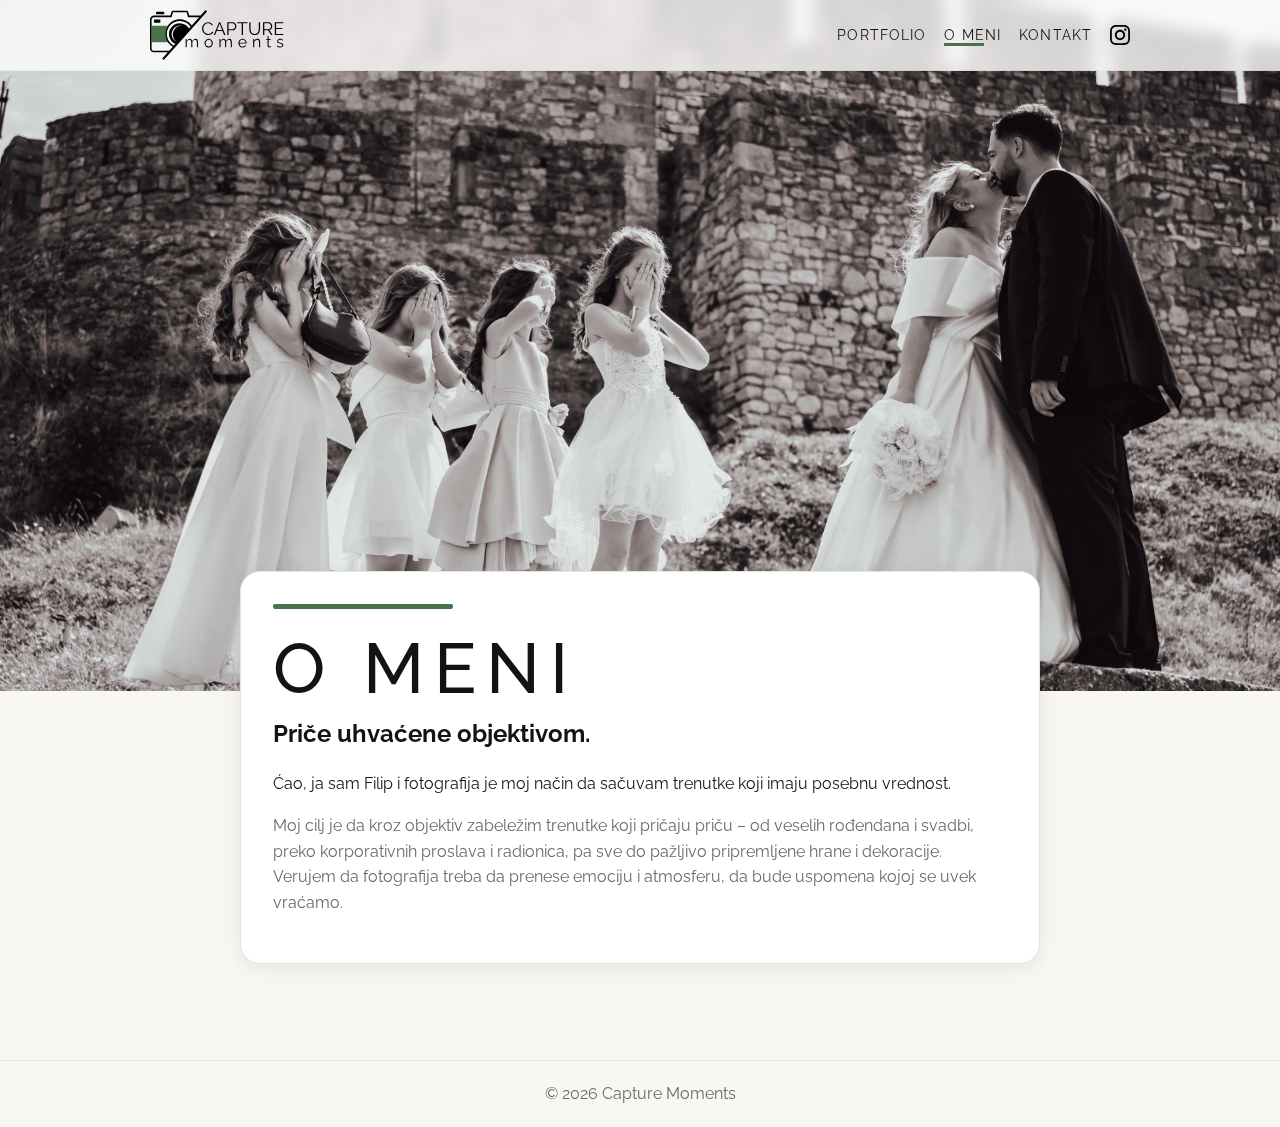
<file: about.html>
<!doctype html>
<html lang="sr">

<head>
    <meta charset="utf-8" />
    <meta name="viewport" content="width=device-width, initial-scale=1" />
    <title>O meni – Capture moments</title>
    <meta name="description" content="O fotografu – pristup, fokus i usluge." />
    <meta name="robots" content="noindex, nofollow">
    <link rel="preconnect" href="https://fonts.googleapis.com">
    <link rel="preconnect" href="https://fonts.gstatic.com" crossorigin>
    <link href="https://fonts.googleapis.com/css2?family=Raleway:ital,wght@0,100..900;1,100..900&display=swap"
        rel="stylesheet">
    <link rel="stylesheet" href="styles.css" />
       <link rel="icon" type="image/png" href="assets/favicon/favicon-96x96.png" sizes="96x96" />
    <link rel="icon" type="image/svg+xml" href="assets/favicon/favicon.svg" />
    <link rel="shortcut icon" href="assets/favicon/favicon.ico" />
    <link rel="apple-touch-icon" sizes="180x180" href="assets/favicon/apple-touch-icon.png" />
    <meta name="apple-mobile-web-app-title" content="MyWebSite" />
    <link rel="manifest" href="assets/favicon/site.webmanifest" />
</head>

<body>
     <header class="site-header">
        <div class="header-inner">
            <a class="brand" href="index.html" aria-label="Home" title="Capture Moments">
                <img class="logo" src="assets/logo.svg" alt="Capture Moments" />
            </a>

            <button class="burger" aria-label="Otvori meni" aria-expanded="false" aria-controls="primary-nav">
                <span class="burger-box" aria-hidden="true">
                    <span class="burger-inner"></span>
                </span>
            </button>

            <nav id="primary-nav" aria-label="Primary">
                <a href="index.html">Portfolio</a>
                <a  class="active" href="about.html">O meni</a>
                <a href="contact.html">Kontakt</a>
                <a class="icon-link" href="https://instagram.com/capturemoments__photo" target="_blank" rel="noopener"
                    aria-label="Instagram">
                    <img src="assets/ig-icon.svg">
                </a>
            </nav>
        </div>

        <div class="nav-overlay" hidden></div>
    </header>


    <main>
  <section class="hero-stack">
    <div class="hero-full" style="--hero-obj: 50% 40%;">
      <img src="assets/hero-image.webp" alt="Hero fotografija – venčanje">
    </div>

    <div class="overlap-card">
      <div class="card-inner">
        <span class="about-line"></span>
        <h1 class="about-title">O MENI</h1>
        <h2 class="about-subtitle">Priče uhvaćene objektivom.</h2>
        <p>Ćao, ja sam Filip i fotografija je moj način da sačuvam trenutke koji imaju posebnu vrednost.</p>
        <p class="u-muted">
          Moj cilj je da kroz objektiv zabeležim trenutke koji pričaju priču – od veselih rođendana i svadbi, preko
          korporativnih proslava i radionica, pa sve do pažljivo pripremljene hrane i dekoracije. Verujem da fotografija
          treba da prenese emociju i atmosferu, da bude uspomena kojoj se uvek vraćamo.
        </p>
      </div>
    </div>
  </section>
</main>

    <footer class="site-footer">© <span id="year"></span> Capture Moments</footer>
    <script src="app.js"></script>
</body>

</html>
</file>
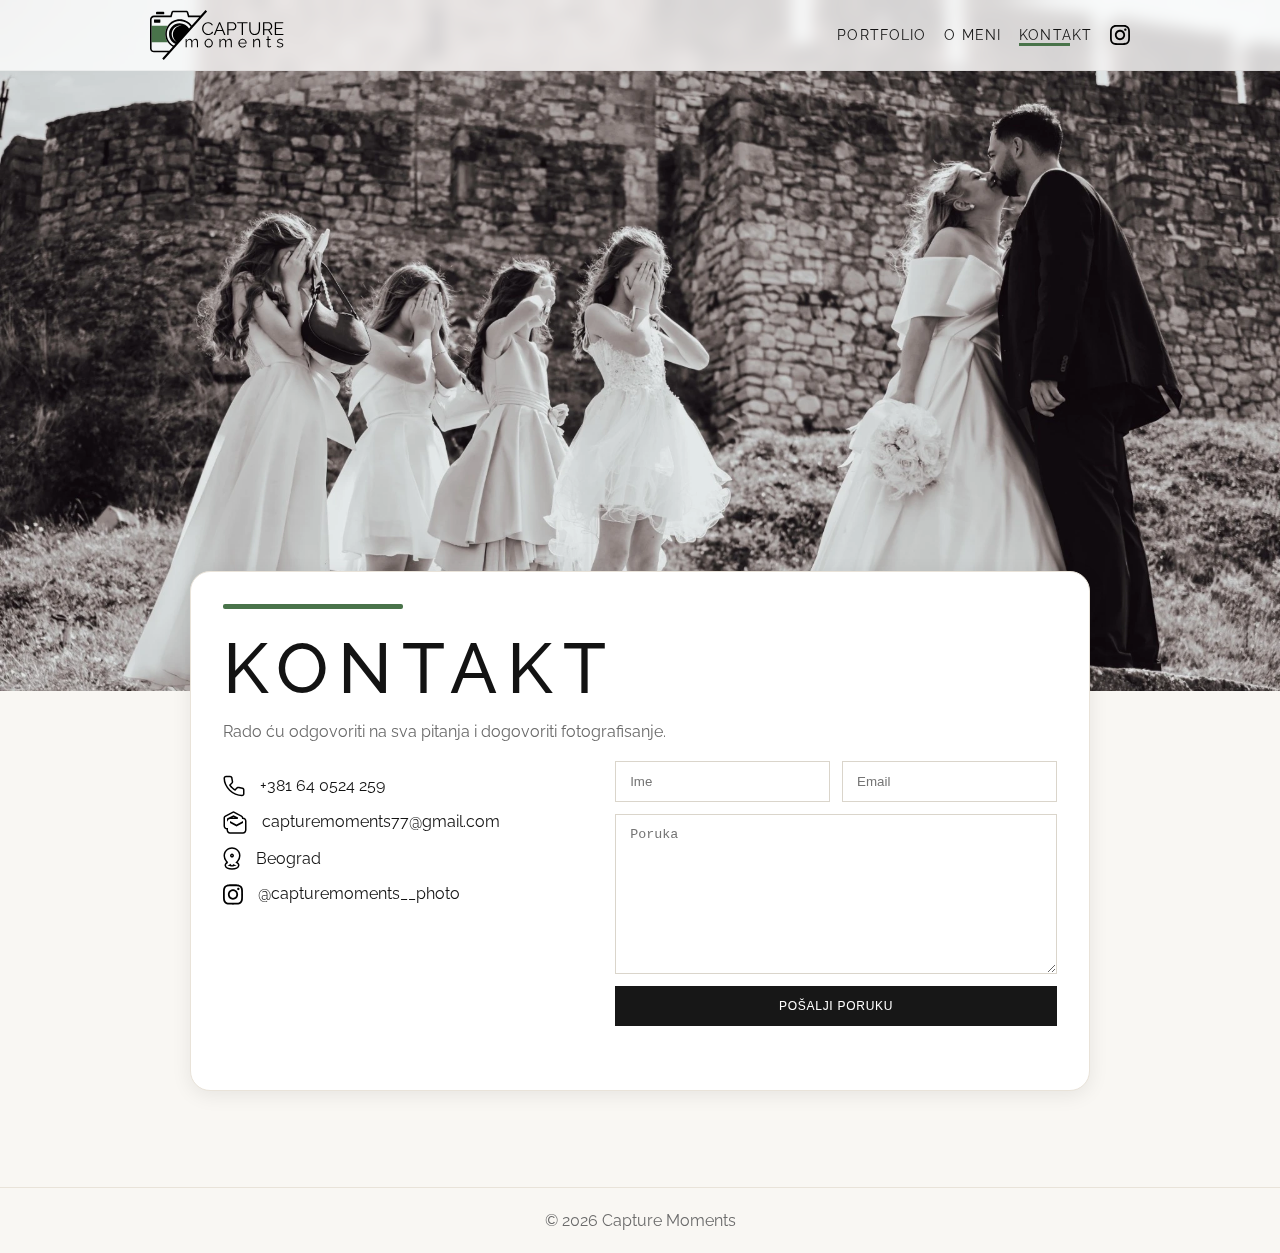
<file: contact.html>
<!doctype html>
<html lang="sr">

<head>
  <meta charset="utf-8" />
  <meta name="viewport" content="width=device-width, initial-scale=1" />
  <title>Kontakt – Capture moments</title>
  <meta name="description" content="Kontakt: email, telefon i forma za saradnju." />
  <link rel="preconnect" href="https://fonts.googleapis.com">
  <link rel="preconnect" href="https://fonts.gstatic.com" crossorigin>
  <link href="https://fonts.googleapis.com/css2?family=Raleway:ital,wght@0,100..900;1,100..900&display=swap"
    rel="stylesheet">
  <link rel="stylesheet" href="styles.css" />
  <link rel="icon" type="image/png" href="assets/favicon/favicon-96x96.png" sizes="96x96" />
  <link rel="icon" type="image/svg+xml" href="assets/favicon/favicon.svg" />
  <link rel="shortcut icon" href="assets/favicon/favicon.ico" />
  <link rel="apple-touch-icon" sizes="180x180" href="assets/favicon/apple-touch-icon.png" />
  <meta name="apple-mobile-web-app-title" content="MyWebSite" />
  <link rel="manifest" href="assets/favicon/site.webmanifest" />
</head>

<body>
  <header class="site-header">
    <div class="header-inner">
      <a class="brand" href="index.html" aria-label="Home" title="Capture Moments">
        <img class="logo" src="assets/logo.svg" alt="Capture Moments"/>
      </a>

      <button class="burger" aria-label="Otvori meni" aria-expanded="false" aria-controls="primary-nav">
        <span class="burger-box" aria-hidden="true">
          <span class="burger-inner"></span>
        </span>
      </button>

      <nav id="primary-nav" aria-label="Primary">
        <a href="index.html">Portfolio</a>
        <a href="about.html">O meni</a>
        <a class="active" href="contact.html">Kontakt</a>

        <a class="icon-link" href="https://instagram.com/capturemoments__photo" target="_blank" rel="noopener"
          aria-label="Instagram">
          <img src="assets/ig-icon.svg">
        </a>
      </nav>
    </div>

    <div class="nav-overlay" hidden></div>
  </header>
  <main>
    <section class="hero-stack">
      <div class="hero-full" style="--hero-obj: 50% 70%;">
        <img src="assets/hero-image.webp" alt="Hero fotografija – venčanje">
      </div>

      <div class="info-card">
        <div class="card-inner">
          <span class="contact-line"></span>
          <h1 class="contact-title">KONTAKT</h1>
          <p class="muted">Rado ću odgovoriti na sva pitanja i dogovoriti fotografisanje.</p>

          <div class="contact-wrap">
            <div class="contact-info">
              <ul class="contact-list">
                <li><img src="assets/phone.svg" /> <a href="tel:+381640524397">+381 64 0524 259</a></li>
                <li><img src="assets/email.svg" /> <a
                    href="mailto:capturemoments77@gmail.com">capturemoments77@gmail.com</a>
                <li><img src="assets/location.svg" /><span>Beograd</span></li>
                <li><img src="assets/ig-icon.svg" /><a href="https://instagram.com/capturemoments__photo"
                    target="_blank">@capturemoments__photo</a>

                </li>

              </ul>
            </div>
            <form id="contactForm" action="https://formspree.io/f/xdkleryo" method="POST" class="contact-form"
              novalidate>
              <div class="row">
                <input type="text" name="name" placeholder="Ime" required autocomplete="name">
                <input type="email" name="email" placeholder="Email" required autocomplete="email">
              </div>
              <textarea name="message" rows="6" placeholder="Poruka" required></textarea>
              <input type="text" name="_gotcha" style="display:none" tabindex="-1" autocomplete="off">
              <button type="submit" class="btn-primary">Pošalji poruku</button>
              <p class="form-status" aria-live="polite" id="formStatus"></p>
            </form>
          </div>
        </div>
      </div>
    </section>
  </main>

  <footer class="site-footer">© <span id="year"></span> Capture Moments</footer>
  <script src="app.js"></script>
</body>

</html>
</file>
<file: styles.css>
:root {
  --bg: #f9f7f3;
  --fg: #131313;
  --muted: #6b6b6b;
  --line: #e9e3d9;
  --gutter: 22px;
  --header: #ffffffcc;
  --accent: #49734a;
  --brand-fg: #49734a;
}

.u-muted {
  color: var(--muted);
}

.u-accent {
  color: var(--accent);
}

*,
:before,
:after {
  box-sizing: border-box;
}

html,
body {
  height: 100%;
}

body {
  margin: 0;
  background: var(--bg);
  color: var(--fg);
  font: 16px/1.6 "Raleway", system-ui, -apple-system, Segoe UI, Roboto, Helvetica, Arial, sans-serif;
  -webkit-font-smoothing: antialiased;
  padding-top: var(--header-h, 56px);
}

a {
  color: inherit;
  text-decoration: none;
}

img {
  display: block;
  max-width: 100%;
  height: auto;
}

/* Header */
.site-header {
  position: sticky;
  top: 0;
  z-index: 20;
  background: var(--header);
  backdrop-filter: saturate(180%) blur(8px);
  border-bottom: 1px solid rgba(0, 0, 0, .04);
  position: fixed;
  top: 0;
  left: 0;
  right: 0;
  z-index: 1000;
}

.header-inner {
  display: flex;
  justify-content: space-between;
  align-items: center;
  padding: 10px 150px;
}

.brand {
  display: flex;
  align-items: center;
  gap: 10px;
  font-weight: 800;
  letter-spacing: .06em;
  text-transform: uppercase;
}

.brand-name {
  font-size: 14px;
}

nav {
  display: flex;
  gap: 18px;
  align-items: center;
}

nav a {
  letter-spacing: .08em;
  text-transform: uppercase;
  font-size: 14px;
  position: relative;
  font-weight: 400;
}

nav svg {
  width: 20px;
}

nav a.icon-link:hover {
  opacity: 1;
}

nav a.icon-link:hover::after {
  content: none;
}

nav a.active:after,
nav a:hover:after {
  opacity: 1;
  font-weight: 700;
  content: '';
  position: absolute;
  height: 3px;
  width: 70%;
  left: 0;
  bottom: 0px;
  background: #49734a;
}


.icon-link {
  display: inline-flex;
  align-items: center;
  gap: 6px;
}

.icon {
  width: 18px;
  height: 18px;
  fill: currentColor;
  opacity: .9;
}

/* Main */
main {
  padding: 0;
}

.gallery {
  padding: 10px 150px;
  margin: 0 auto;
}

.justified {
  display: block;
}

.jg-row {
  display: flex;
  gap: var(--gutter);
  margin-bottom: var(--gutter);
}

.jg-item {
  position: relative;
  overflow: hidden;
  background: #fff;
  border-radius: 10px;
  break-inside: avoid;
}

.jg-item img {
  width: 100%;
  height: 100%;
  object-fit: cover;
  display: block;
  transition: transform .35s ease, filter .35s ease;
}

.jg-item:hover img {
  transform: scale(1.015);
  filter: brightness(1.03);
}

.jg-item {
  box-shadow: 0 0 0 rgba(0, 0, 0, 0);
  transition: box-shadow .25s;
  break-inside: avoid;
}

.jg-item:hover {
  box-shadow: 0 10px 24px rgba(0, 0, 0, .08);
}

/* Sections */
.section {
  border-top: 1px solid var(--line);
  padding: 28px 18px;
  background: var(--bg);
}

.section-inner {
  max-width: 900px;
  margin: 0 auto;
}

.narrow {
  max-width: 900px;
  margin: 0 auto;
}

h2 {
  font-weight: 800;
  font-size: 24px;
  margin: 0 0 10px;
}

.muted {
  color: var(--muted);
}

.site-footer {
  border-top: 1px solid var(--line);
  padding: 20px 18px;
  color: var(--muted);
  text-align: center;
}

/* Contact */
.contact-wrap {
  display: grid;
  gap: 24px;
  grid-template-columns: 1fr;
}

.contact-info .muted {
  margin: 0 0 16px;
  max-width: 52ch;
}

.contact-list {
  list-style: none;
  padding: 0;
  margin: 12px 0 0;
}

.contact-list li {
  margin: 10px 0;
  display: flex;
  gap: 15px;
}

.contact-list a {
  border-bottom: 1px solid transparent;
  transition: border-color .2s;
}

.contact-list a:hover {
  border-color: currentColor;
}

/* Form */
.contact-form {
  display: grid;
  gap: 12px;
}

.contact-form .row {
  display: grid;
  gap: 12px;
  grid-template-columns: 1fr;
}

.contact-form input,
.contact-form textarea {
  width: 100%;
  padding: 12px 14px;
  border: 1px solid #dad5cb;
  background: #fff;
  color: var(--fg);
  transition: border-color .2s, box-shadow .2s;
}

.contact-form input:focus,
.contact-form textarea:focus {
  outline: none;
  border-color: #171717;
  box-shadow: 0 0 0 2px rgba(23, 23, 23, .12);
}

.contact-form textarea {
  resize: vertical;
  min-height: 160px;
}

.btn-primary {
  padding: 12px 16px;
  border: 1px solid #171717;
  background: #171717;
  color: #fff;
  text-transform: uppercase;
  letter-spacing: .06em;
  font-size: 12px;
  cursor: pointer;
}

.btn-primary:hover {
  filter: brightness(.95);
}

.form-status {
  margin-top: 6px;
  font-size: 14px;
  color: var(--muted);
}

.form-status.ok {
  color: #2e7d32;
}

.form-status.err {
  color: #c62828;
}

/* Card blok ispod hero fotke */
.info-card {
  display: flex;
  justify-content: center;
  padding: 50px 20px;
  background: var(--bg);
}

.info-card .card-inner {
  background: #fff;
  color: var(--fg);
  padding: 32px;
  max-width: 900px;
  width: 100%;
  box-shadow: 0 4px 20px rgba(0, 0, 0, .08);
  border: 1px solid var(--line);
}

.hero-wrapper {
  position: relative;
}

.info-card {
  position: absolute;
  bottom: 0;
}

/* akcent detalj (linija) */
.about-line,
.contact-line {
  display: block;
  width: 180px;
  height: 5px;
  background: var(--accent);
  margin-bottom: 24px;
  border-radius: 2px;
}

/* tipografija */
.about-title,
.contact-title {
  font-size: clamp(44px, 6vw, 70px);
  font-weight: 500;
  line-height: 1;
  margin: 0 0 12px;
  text-transform: uppercase;
  letter-spacing: 10px;
}

.about-subtitle {
  font-size: clamp(18px, 2vw, 24px);
  font-weight: 700;
  margin: 0 0 18px;
  color: var(--fg);
}

.about-block p {
  margin: 0 0 14px;
  line-height: 1.75;
  color: #e8e8e8;
}

.about-block p.u-muted {
  color: #cfcfcf;
}

.e-fab-instagram {
  fill: currentColor;
  width: 20px;
}

/* ===== Burger (skriven na desktopu) ===== */
.burger {
  display: none;
  position: relative;
  width: 44px;
  height: 44px;
  border: 0;
  background: transparent;
  cursor: pointer;
  border-radius: 8px;
}

.burger:focus-visible {
  outline: 2px solid #49734a;
  outline-offset: 2px;
}

.burger-box {
  position: absolute;
  inset: 0;
  display: grid;
  place-items: center;
  z-index: 9999;
}

.burger-inner,
.burger-inner::before,
.burger-inner::after {
  content: "";
  display: block;
  width: 22px;
  height: 2px;
  background: var(--fg);
  transition: transform .25s ease, opacity .2s ease, top .25s ease, bottom .25s ease, background .25s ease;
  position: relative;
}

.burger-inner::before {
  position: absolute;
  top: -7px;
}

.burger-inner::after {
  position: absolute;
  bottom: -7px;
}

/* stanje otvoreno */
.nav-open .burger-inner {
  transform: rotate(45deg);
}

.nav-open .burger-inner::before {
  top: 0;
  transform: rotate(90deg);
}

.nav-open .burger-inner::after {
  bottom: 0;
  opacity: 0;
}

/* overlap card setup */
:root {
  --overlap: 30px;
}

.hero-stack {
  position: relative;
}

.hero-stack .info-card {
  position: relative;
  width: min(900px, calc(100% - 250px));
  margin: calc(-4 * var(--overlap)) auto 96px;
  padding: 0;
  background: transparent;
}

.hero-stack .info-card .card-inner {
  background: #fff;
  color: var(--fg);
  padding: 32px;
  box-shadow: 0 4px 20px rgba(0, 0, 0, .08);
  border: 1px solid var(--line);
  border-radius: 20px;
}

:root {
  --overlap: 30px;
  --radius: 20px;
}

.hero-stack {
  position: relative;
}

.overlap-card {
  position: relative;
  width: min(800px, calc(100% - 40px));
  margin: calc(-4 * var(--overlap)) auto 96px;
  background: transparent;
  padding: 0;
  z-index: 2;
}

.overlap-card .card-inner {
  background: #fff;
  color: var(--fg);
  padding: 32px;
  box-shadow: 0 4px 20px rgba(0, 0, 0, .08);
  border: 1px solid var(--line);
  border-radius: var(--radius);
}

.jg-item {
  border-radius: var(--radius);
}

.hero-full {
  position: relative;
  width: 100%;
  /* overflow: hidden; */
  height: auto;
}

.hero-full img {
  display: block;
  width: 100%;
  height: auto;
  object-fit: cover;
  margin-top: -100px;
  aspect-ratio: 16/9;
}

#backToTop {
  position: fixed;
  bottom: 22px;
  right: 22px;
  width: 44px;
  height: 44px;
  border: none;
  border-radius: 50%;
  background: var(--accent);
  color: #fff;
  font-size: 20px;
  cursor: pointer;
  opacity: 0;
  visibility: hidden;
  transition: opacity .3s, visibility .3s, transform .3s;
  z-index: 1500;
  display: flex;
  justify-content: center;
  align-items: center;
}

#backToTop svg {
  width: 22px;
  height: 22px;
}

#backToTop:hover {
  transform: scale(1.1);
}

#backToTop.show {
  opacity: 1;
  visibility: visible;
}

.nav-overlay[hidden] {
    display: none !important;
}

/* ===============================
   Category Landing (Cards with overlay)
   =============================== */

/* .section-hero-min {
  padding: 48px 0 32px;
  border-bottom: 1px solid var(--border);
}

.cat-grid {
  --cols: 1;
  display: grid;
  grid-template-columns: repeat(var(--cols), minmax(0, 1fr));
  gap: 18px;
}

.cat-card {
  position: relative;
  aspect-ratio: 4 / 5;
  border-radius: var(--radius);
  overflow: hidden;
  border: 1px solid var(--border);
  background: #0e1216;
  isolation: isolate;
}

.cat-card .bg {
  position: absolute;
  inset: 0;
  background-size: cover;
  background-position: center;
  filter: saturate(.9) contrast(1.02);
  transform: scale(1.02);
  transition: transform .35s ease;
  z-index: -1;
}

.cat-card::after {
  content: "";
  position: absolute;
  inset: 0;
  background: linear-gradient(180deg,
      rgba(0, 0, 0, .0) 10%,
      rgba(0, 0, 0, .35) 55%,
      rgba(0, 0, 0, .6) 100%);
  z-index: 0;
}

.cat-card .label {
  position: absolute;
  left: 16px;
  right: 16px;
  bottom: 16px;
  color: #f1f6f4;
  font-weight: 800;
  font-size: clamp(1.2rem, 1.2vw + 1rem, 1.8rem);
  line-height: 1.1;
}

.cat-card .label .accent {
  display: block;
  height: 6px;
  width: 74px;
  border-radius: 999px;
  background: var(--accent);
  margin-bottom: 10px;
}

.cat-card:hover .bg {
  transform: scale(1.06);
}

.cat-card a {
  position: absolute;
  inset: 0;
} */

/* ===============================
   MEDIA QUERIES
   =============================== */
@media (min-width:620px) {
  .contact-form .row {
    grid-template-columns: 1fr 1fr;
  }
}

/* min-width: 640px */
@media (min-width:640px) {
  .cat-grid {
    --cols: 2;
  }
}

/* min-width: 900px */
@media (min-width:900px) {
  .contact-wrap {
    grid-template-columns: 1fr 1.2fr;
    align-items: start;
  }
}

/* min-width: 1024px */
@media (min-width:1024px) {
  .cat-grid {
    --cols: 4;
    gap: 22px;
  }
}

/* max-width: 1024px */
@media (max-width:1024px) {

  .gallery,
  .header-inner {
    padding: 10px 20px;
  }
   .hero-full img {
    margin-top: 0;
  }
}

/* max-width: 900px */
@media (max-width:900px) {
  .burger {
    display: inline-block;
  }

  #primary-nav {
    position: fixed;
    top: 0;
    right: 0;
    height: 100dvh;
    width: min(78vw, 360px);
    transform: translateX(100%);
    transition: transform .3s ease;
    background: #fff;
    border-left: 1px solid var(--line);
    box-shadow: -20px 0 60px rgba(0, 0, 0, .12);
    padding: 90px 22px 22px;
    display: flex;
    flex-direction: column;
    gap: 18px;
    z-index: 1200;
  }

  #primary-nav a {
    font-size: 16px;
    letter-spacing: .08em;
    text-transform: uppercase;
    padding: 10px 4px;
  }

  #primary-nav a::after {
    content: none !important;
  }

  .nav-open #primary-nav {
    transform: translateX(0);
  }

  .nav-overlay {
    position: fixed;
    inset: 0;
    background: rgba(46, 125, 50, .4);
    backdrop-filter: blur(1px);
    z-index: 1100;
    opacity: 0;
    transition: opacity .25s ease;
  }

  .nav-open .nav-overlay {
    opacity: 1;
    height: 100vh;
  }

  .nav-open {
    overflow: hidden;
    touch-action: none;
  }

  .header-inner {
    gap: 10px;
  }

  .header-inner>#primary-nav {
    display: flex;
  }
}

/* max-width: 600px */
@media (max-width:768px) {
 

  .hero-stack .info-card,
  .overlap-card {
    margin: 0;
    width: 100%;
  }

  .hero-stack .info-card .card-inner,
  .overlap-card .card-inner {
    border-radius: 0;
    padding: 30px 20px;
  }
}

/* max-width: 600px */
@media (max-width:600px) {
  :root {
    --overlap: 18px;
  }
}
</file>
